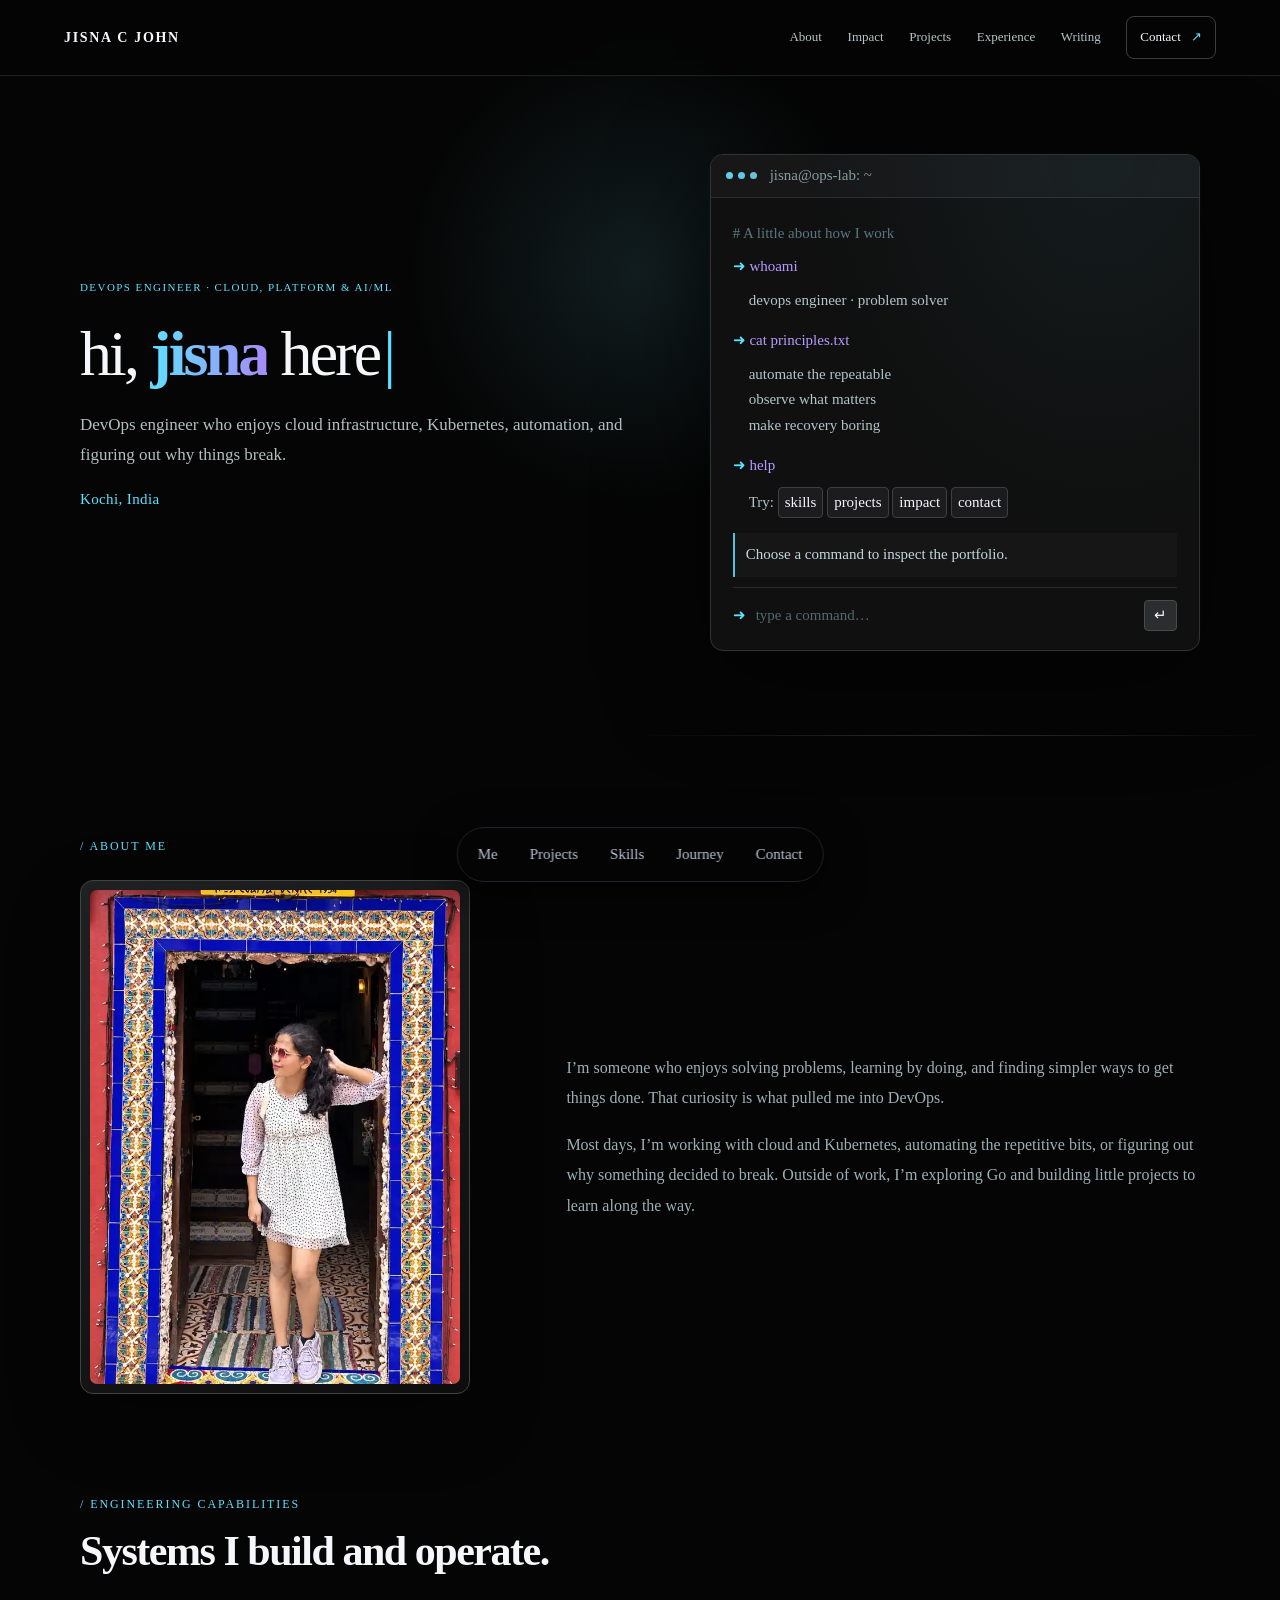
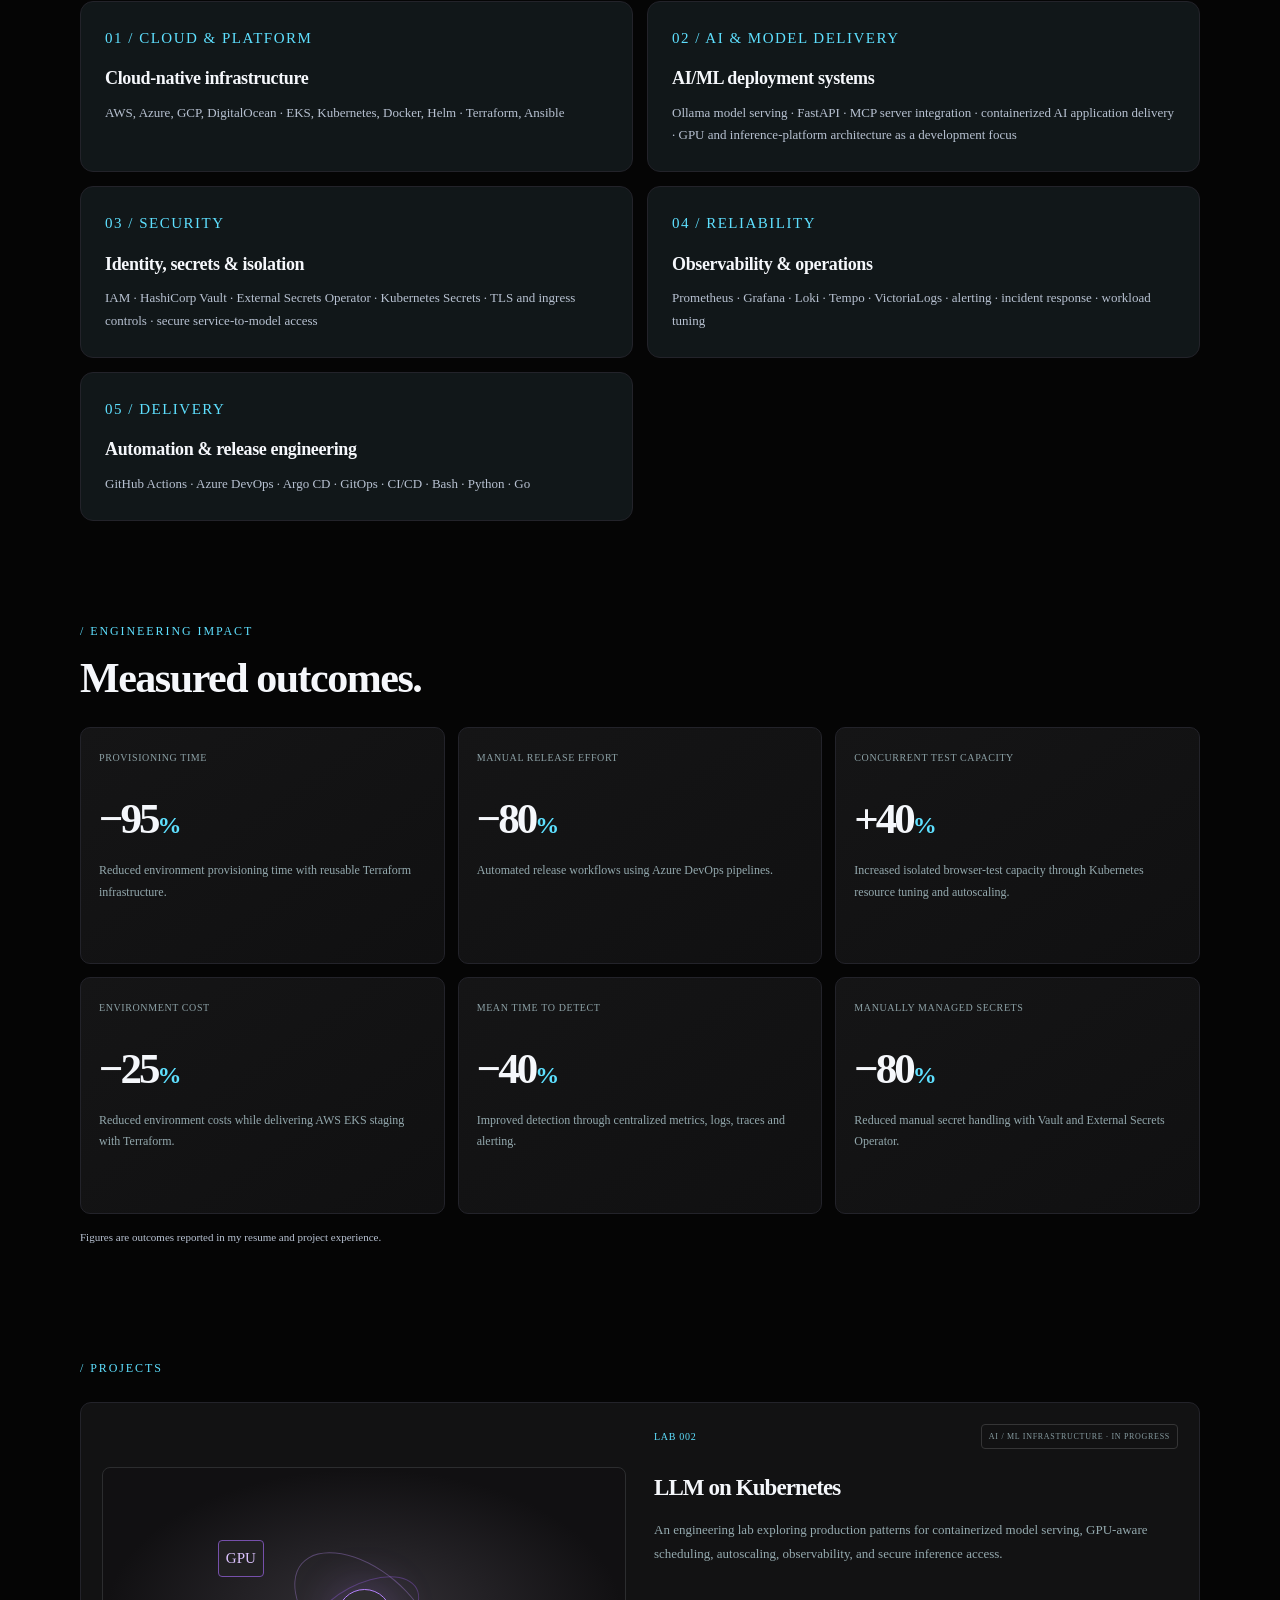
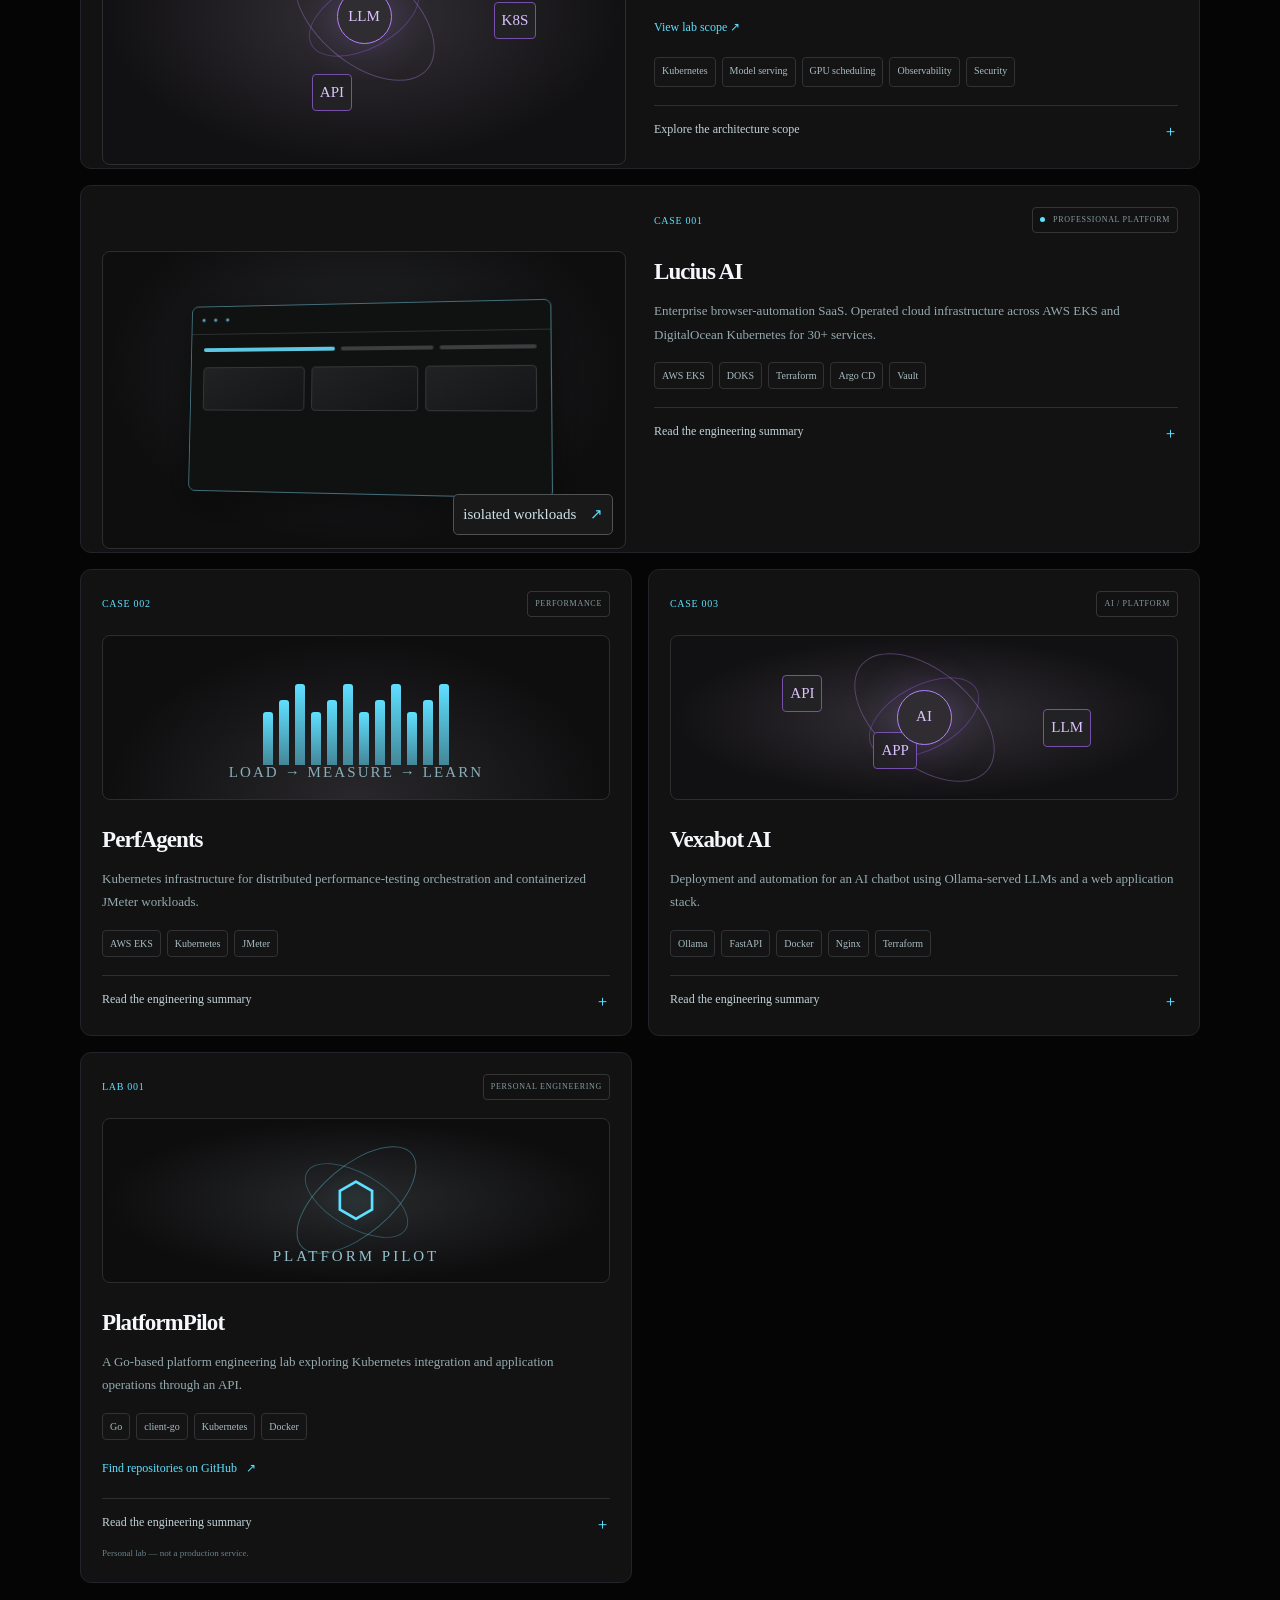
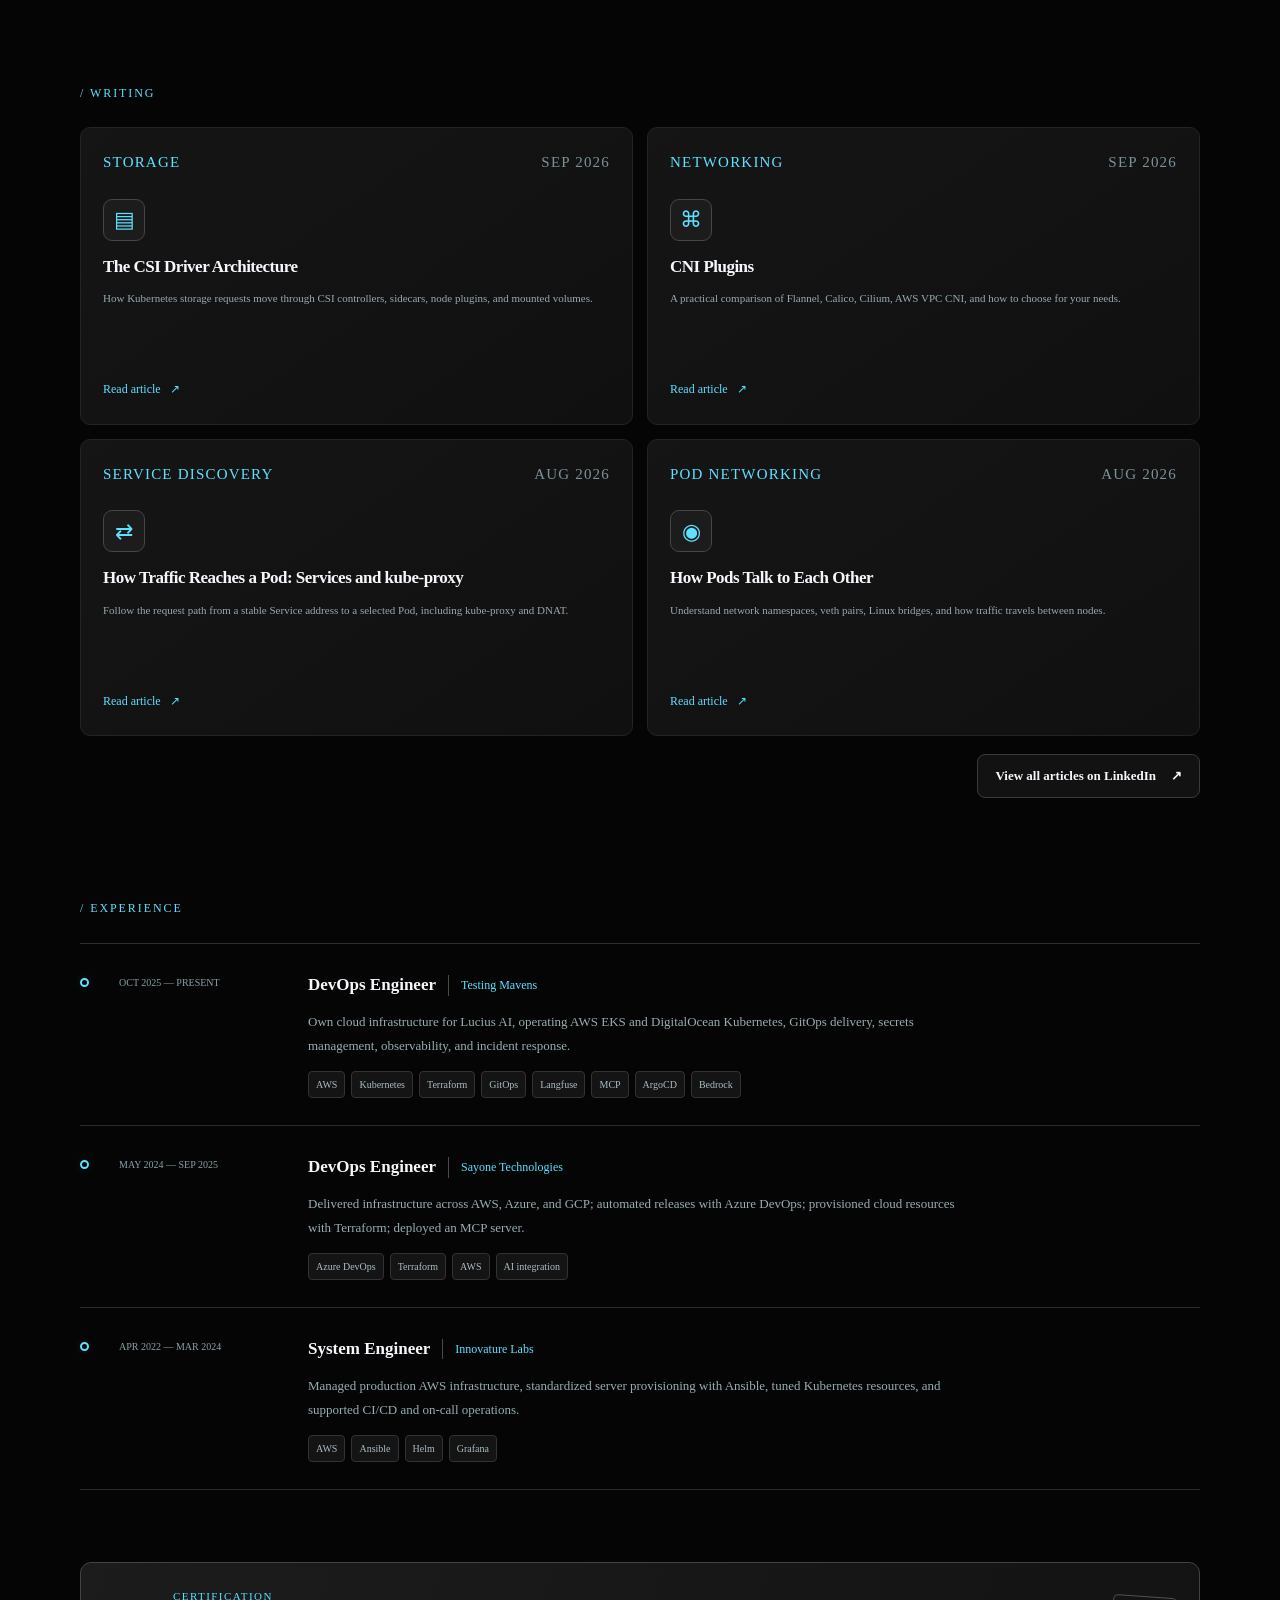
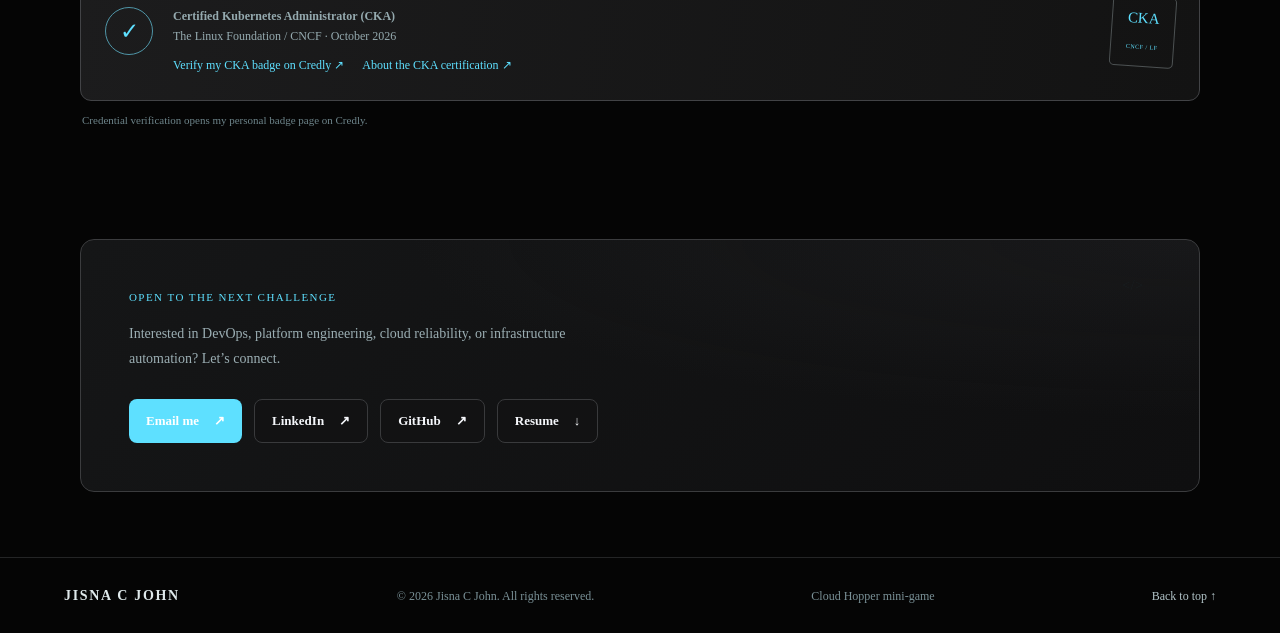
<file: index.html>
<!doctype html>
<html lang="en">
<head>
<meta charset="utf-8">
<meta name="viewport" content="width=device-width,initial-scale=1">
<meta name="theme-color" content="#101820">
<meta name="description" content="Jisna C John is a CKA-certified DevOps Engineer with 4.5+ years building secure cloud platforms, Kubernetes infrastructure, and AI/ML deployment systems.">
<meta property="og:type" content="website">
<meta property="og:title" content="Jisna C John | Cloud, Platform & AI/ML Infrastructure">
<meta property="og:description" content="CKA-certified DevOps Engineer building secure cloud platforms, Kubernetes infrastructure, and AI/ML deployment systems.">
<meta property="og:url" content="https://johnjisna.github.io/">
<meta property="og:image" content="https://johnjisna.github.io/assets/jisna-profile.webp">
<meta name="twitter:card" content="summary_large_image">
<link rel="canonical" href="https://johnjisna.github.io/">
<meta name="description" content="Jisna C John — DevOps Engineer building reliable cloud infrastructure, Kubernetes platforms, GitOps delivery, and observability.">
<title>Jisna C John | Cloud, Platform &amp; AI/ML Infrastructure</title>
<link rel="icon" href="assets/favicon.svg" type="image/svg+xml">
<link rel="preconnect" href="https://fonts.googleapis.com">
<link rel="preconnect" href="https://fonts.gstatic.com" crossorigin>
<link href="https://fonts.googleapis.com/css2?family=DM+Mono:wght@400;500&family=Manrope:wght@400;500;600;700;800&display=swap" rel="stylesheet">
<link rel="stylesheet" href="styles.css">
</head>
<body>
<div class="noise"></div>
<header class="topbar">
  <a class="brand" href="#home" aria-label="Jisna C John home"><span>JISNA C JOHN</span></a>
  <button class="menu-toggle" id="menuToggle" aria-label="Toggle navigation" aria-expanded="false">☰</button>
  <nav id="nav">
    <a href="#about">About</a><a href="#impact">Impact</a><a href="#projects">Projects</a><a href="#journey">Experience</a><a href="#writing">Writing</a><a href="#contact" class="nav-cta">Contact <span>↗</span></a>
  </nav>
</header>
<main>
<section class="hero section-wrap" id="home">
  <div class="hero-copy">
    <div class="eyebrow">DEVOPS ENGINEER · CLOUD, PLATFORM & AI/ML</div>
    <h1 class="hero-title-simple typing-intro" style="font-size: 64px !important; line-height: 1.2 !important; font-weight: 800;">
    hi, <strong>jisna</strong> here<span class="typing-cursor">|</span>
   </h1> 
    <p class="hero-sub">DevOps engineer who enjoys cloud infrastructure, Kubernetes, automation, and figuring out why things break.</p><p class="hero-location">Kochi, India </p>
  </div>
  <div class="terminal-card" aria-label="Interactive portfolio terminal">
    <div class="terminal-head"><div class="window-dots"><i></i><i></i><i></i></div><span>jisna@ops-lab: ~</span></div>
    <div class="terminal-body">
      <p class="term-comment"># A little about how I work</p>
      <p><span class="term-green">➜</span> <span class="term-blue">whoami</span></p>
      <p class="term-output">devops engineer · problem solver</p>
      <p><span class="term-green">➜</span> <span class="term-blue">cat principles.txt</span></p>
      <p class="term-output">automate the repeatable<br>observe what matters<br>make recovery boring</p>
      <p><span class="term-green">➜</span> <span class="term-blue">help</span></p>
      <p class="term-output">Try: <button class="term-command" data-command="skills">skills</button> <button class="term-command" data-command="projects">projects</button> <button class="term-command" data-command="impact">impact</button> <button class="term-command" data-command="contact">contact</button></p>
      <div id="terminalResult" class="terminal-result" aria-live="polite">Choose a command to inspect the portfolio.</div>
      <form id="terminalForm" class="term-input-row"><label for="terminalInput"><span class="term-green">➜</span></label><input id="terminalInput" autocomplete="off" spellcheck="false" placeholder="type a command…" aria-label="Terminal command"><button aria-label="Run command">↵</button></form>
    </div>
  </div>
  <div class="hero-gridline"></div>
</section>


<section class="section-wrap section-block about-section" id="about">
  <div class="section-heading"><div><div class="eyebrow">/ ABOUT ME</div></div></div>
  <div class="about-layout">
    <div class="about-photo-wrap"><img class="about-photo" src="assets/jisna-profile.webp" alt="Jisna C John standing in a doorway" loading="lazy"></div>
    <div class="about-copy"><p>I’m someone who enjoys solving problems, learning by doing, and finding simpler ways to get things done. That curiosity is what pulled me into DevOps.</p><p>Most days, I’m working with cloud and Kubernetes, automating the repetitive bits, or figuring out why something decided to break. Outside of work, I’m exploring Go and building little projects to learn along the way.</p></div>
  </div>
</section>



<section class="section-wrap section-block" id="skills">
  <div class="section-heading"><div><div class="eyebrow section-label">/ ENGINEERING CAPABILITIES</div><h2>Systems I build and operate.</h2></div></div>
  <div class="capability-grid">
    <article class="capability-card"><span class="capability-kicker">01 / CLOUD & PLATFORM</span><h3>Cloud-native infrastructure</h3><p>AWS, Azure, GCP, DigitalOcean · EKS, Kubernetes, Docker, Helm · Terraform, Ansible</p></article>
    <article class="capability-card"><span class="capability-kicker">02 / AI & MODEL DELIVERY</span><h3>AI/ML deployment systems</h3><p>Ollama model serving · FastAPI · MCP server integration · containerized AI application delivery · GPU and inference-platform architecture as a development focus</p></article>
    <article class="capability-card"><span class="capability-kicker">03 / SECURITY</span><h3>Identity, secrets & isolation</h3><p>IAM · HashiCorp Vault · External Secrets Operator · Kubernetes Secrets · TLS and ingress controls · secure service-to-model access</p></article>
    <article class="capability-card"><span class="capability-kicker">04 / RELIABILITY</span><h3>Observability & operations</h3><p>Prometheus · Grafana · Loki · Tempo · VictoriaLogs · alerting · incident response · workload tuning</p></article>
    <article class="capability-card"><span class="capability-kicker">05 / DELIVERY</span><h3>Automation & release engineering</h3><p>GitHub Actions · Azure DevOps · Argo CD · GitOps · CI/CD · Bash · Python · Go</p></article>
  </div>
</section>


<section class="section-wrap section-block" id="impact">
  <div class="section-heading"><div><div class="eyebrow">/ ENGINEERING IMPACT</div><h2>Measured outcomes.</h2></div></div>
  <div class="metrics-grid">
    <article class="metric-card"><span class="metric-label">PROVISIONING TIME</span><strong>−95<span>%</span></strong><p>Reduced environment provisioning time with reusable Terraform infrastructure.</p></article>
    <article class="metric-card"><span class="metric-label">MANUAL RELEASE EFFORT</span><strong>−80<span>%</span></strong><p>Automated release workflows using Azure DevOps pipelines.</p></article>
    <article class="metric-card"><span class="metric-label">CONCURRENT TEST CAPACITY</span><strong>+40<span>%</span></strong><p>Increased isolated browser-test capacity through Kubernetes resource tuning and autoscaling.</p></article>
    <article class="metric-card"><span class="metric-label">ENVIRONMENT COST</span><strong>−25<span>%</span></strong><p>Reduced environment costs while delivering AWS EKS staging with Terraform.</p></article>
    <article class="metric-card"><span class="metric-label">MEAN TIME TO DETECT</span><strong>−40<span>%</span></strong><p>Improved detection through centralized metrics, logs, traces and alerting.</p></article>
    <article class="metric-card"><span class="metric-label">MANUALLY MANAGED SECRETS</span><strong>−80<span>%</span></strong><p>Reduced manual secret handling with Vault and External Secrets Operator.</p></article>
  </div>
  <p class="capability-note">Figures are outcomes reported in my resume and project experience.</p>
</section>

<section class="section-wrap section-block" id="projects">
  <div class="section-heading"><div><div class="eyebrow">/ PROJECTS</div></div></div>
  <div class="projects-grid">
    <article class="project-card project-featured"><div class="project-topline"><span class="project-index">LAB 002</span><span class="project-type">AI / ML INFRASTRUCTURE · IN PROGRESS</span></div><div class="project-art ai-art"><div class="ai-orbit orbit-one"></div><div class="ai-orbit orbit-two"></div><div class="ai-core">LLM</div><span class="ai-node node-a">GPU</span><span class="ai-node node-b">K8S</span><span class="ai-node node-c">API</span></div><h3>LLM on Kubernetes</h3><p class="project-summary">An engineering lab exploring production patterns for containerized model serving, GPU-aware scheduling, autoscaling, observability, and secure inference access.</p><p><a class="text-link" href="projects/llm-on-kubernetes/README.md">View lab scope ↗</a></p><div class="tag-row"><span>Kubernetes</span><span>Model serving</span><span>GPU scheduling</span><span>Observability</span><span>Security</span></div><details><summary>Explore the architecture scope <span>＋</span></summary><div class="details-content"><p><b>Focus:</b> Model-serving workloads, inference API boundaries, resource and GPU scheduling, scaling behavior, telemetry for latency and throughput, and cost visibility.</p><p><b>Security:</b> Workload identity, least-privilege access, secret handling, network isolation, image provenance, and controlled model/API exposure.</p><p><b>Status:</b> Personal engineering lab in progress. This is an architecture and implementation focus, not a claimed production deployment.</p></div></details></article>
    <article class="project-card project-featured"><div class="project-topline"><span class="project-index">CASE 001</span><span class="project-status"><i></i> PROFESSIONAL PLATFORM</span></div><div class="project-art browser-art"><div class="browser-window"><div class="browser-dots">● ● ●</div><div class="browser-lines"><i></i><i></i><i></i></div><div class="browser-panels"><b></b><b></b><b></b></div></div><div class="floating-label">isolated workloads <span>↗</span></div></div><h3>Lucius AI</h3><p class="project-summary">Enterprise browser-automation SaaS. Operated cloud infrastructure across AWS EKS and DigitalOcean Kubernetes for 30+ services.</p><div class="tag-row"><span>AWS EKS</span><span>DOKS</span><span>Terraform</span><span>Argo CD</span><span>Vault</span></div><details><summary>Read the engineering summary <span>＋</span></summary><div class="details-content"><p><b>Challenge:</b> Isolated browser workloads can create unpredictable resource demand and infrastructure cost.</p><p><b>Approach:</b> Operated Kubernetes clusters on AWS EKS and DigitalOcean Kubernetes; partnered with developers on resource requests and limits, autoscaling, environment parity, GitOps delivery with Argo CD, and centralized observability using Prometheus, Grafana, and Loki. Vault and External Secrets Operator supported secrets management.</p><p><b>Outcome:</b> CV-reported 40% higher concurrent test capacity, 25% lower environment cost, and 40% lower mean time to detect issues.</p></div></details></article>
    <article class="project-card"><div class="project-topline"><span class="project-index">CASE 002</span><span class="project-type">PERFORMANCE</span></div><div class="project-art perf-art"><div class="load-bars"><i></i><i></i><i></i><i></i><i></i><i></i><i></i><i></i><i></i><i></i><i></i><i></i></div><div class="perf-caption">LOAD → MEASURE → LEARN</div></div><h3>PerfAgents</h3><p class="project-summary">Kubernetes infrastructure for distributed performance-testing orchestration and containerized JMeter workloads.</p><div class="tag-row"><span>AWS EKS</span><span>Kubernetes</span><span>JMeter</span></div><details><summary>Read the engineering summary <span>＋</span></summary><div class="details-content"><p><b>Challenge:</b> Performance tests need repeatable, isolated workloads and reliable orchestration when load-test runs are launched from a shared control plane.</p><p><b>Approach:</b> Supported AWS EKS infrastructure for containerized JMeter workloads, focusing on Kubernetes workload operation, deployment reliability, and troubleshooting during test execution.</p><p><b>Engineering focus:</b> Cluster and workload health, resource behavior under load, and repeatable execution. This summary intentionally avoids claiming specific throughput gains that are not documented here.</p></div></details></article>
    <article class="project-card"><div class="project-topline"><span class="project-index">CASE 003</span><span class="project-type">AI / PLATFORM</span></div><div class="project-art ai-art"><div class="ai-orbit orbit-one"></div><div class="ai-orbit orbit-two"></div><div class="ai-core">AI</div><span class="ai-node node-a">API</span><span class="ai-node node-b">LLM</span><span class="ai-node node-c">APP</span></div><h3>Vexabot AI</h3><p class="project-summary">Deployment and automation for an AI chatbot using Ollama-served LLMs and a web application stack.</p><div class="tag-row"><span>Ollama</span><span>FastAPI</span><span>Docker</span><span>Nginx</span><span>Terraform</span></div><details><summary>Read the engineering summary <span>＋</span></summary><div class="details-content"><p><b>Challenge:</b> Run an AI chatbot stack that connects a web application and backend services to locally served language models.</p><p><b>Approach:</b> Used Ollama for model serving, a Django/FastAPI backend and React frontend, with Docker for packaging, Nginx for web traffic routing, AWS EC2/S3 for infrastructure and storage, Jenkins for CI/CD, and Terraform for repeatable provisioning.</p><p><b>Engineering focus:</b> Service integration, deployment automation, reverse-proxy configuration, and infrastructure reproducibility. This is a high-level summary; internal endpoints and credentials are intentionally excluded.</p></div></details></article>
    <article class="project-card personal-project"><div class="project-topline"><span class="project-index">LAB 001</span><span class="project-type">PERSONAL ENGINEERING</span></div><div class="project-art platform-art"><div class="platform-cube">⬡</div><div class="platform-ring ring-a"></div><div class="platform-ring ring-b"></div><span class="platform-label">PLATFORM PILOT</span></div><h3>PlatformPilot</h3><p class="project-summary">A Go-based platform engineering lab exploring Kubernetes integration and application operations through an API.</p><div class="tag-row"><span>Go</span><span>client-go</span><span>Kubernetes</span><span>Docker</span></div><a class="text-link" href="https://github.com/johnjisna" target="_blank" rel="noreferrer">Find repositories on GitHub <span>↗</span></a><details><summary>Read the engineering summary <span>＋</span></summary><div class="details-content"><p><b>Goal:</b> Explore how a Go service can interact with a Kubernetes cluster and expose application operations through a small API.</p><p><b>Implementation:</b> Built an HTTP API in Go and integrated Kubernetes using client-go. Tested locally with Docker and a Kind cluster, created a dedicated namespace, and deployed workloads for API-based inspection.</p><p><b>What it demonstrates:</b> Go service structure, Kubernetes API integration, containerized development, and a foundation for platform-engineering features such as workload status and operational visibility.</p><p><b>Project status:</b> Personal engineering lab; features and scope may evolve. Browse the <a href="https://github.com/johnjisna" target="_blank" rel="noreferrer">GitHub profile ↗</a> for the repository when public.</p></div></details><p class="small-note">Personal lab — not a production service.</p></article>
  </div>
</section>



<section class="section-wrap section-block" id="writing">
  <div class="section-heading"><div><div class="eyebrow">/ WRITING</div></div></div>
  <div class="articles-grid">
    <article class="article-card"><div class="article-meta"><span>STORAGE</span><span>SEP 2026</span></div><div class="article-icon">▤</div><h3>The CSI Driver Architecture</h3><p>How Kubernetes storage requests move through CSI controllers, sidecars, node plugins, and mounted volumes.</p><a href="https://www.linkedin.com/pulse/csi-driver-architecture-jisna-john-pbgwf" target="_blank" rel="noreferrer" class="text-link">Read article <span>↗</span></a></article>
    <article class="article-card"><div class="article-meta"><span>NETWORKING</span><span>SEP 2026</span></div><div class="article-icon">⌘</div><h3>CNI Plugins</h3><p>A practical comparison of Flannel, Calico, Cilium, AWS VPC CNI, and how to choose for your needs.</p><a href="https://www.linkedin.com/pulse/cni-plugins-jisna-john-75xof" target="_blank" rel="noreferrer" class="text-link">Read article <span>↗</span></a></article>
    <article class="article-card"><div class="article-meta"><span>SERVICE DISCOVERY</span><span>AUG 2026</span></div><div class="article-icon">⇄</div><h3>How Traffic Reaches a Pod: Services and kube-proxy</h3><p>Follow the request path from a stable Service address to a selected Pod, including kube-proxy and DNAT.</p><a href="https://www.linkedin.com/pulse/how-traffic-reaches-pod-services-kube-proxy-jisna-john-ocryc" target="_blank" rel="noreferrer" class="text-link">Read article <span>↗</span></a></article>
    <article class="article-card"><div class="article-meta"><span>POD NETWORKING</span><span>AUG 2026</span></div><div class="article-icon">◉</div><h3>How Pods Talk to Each Other</h3><p>Understand network namespaces, veth pairs, Linux bridges, and how traffic travels between nodes.</p><a href="https://www.linkedin.com/pulse/how-pods-talk-each-other-jisna-john-5vrwc" target="_blank" rel="noreferrer" class="text-link">Read article <span>↗</span></a></article>
  </div>
  <div class="writing-footer"><a class="button button-quiet" href="https://www.linkedin.com/in/johnjisna/recent-activity/articles/" target="_blank" rel="noreferrer">View all articles on LinkedIn <span>↗</span></a></div>
</section>

<section class="section-wrap section-block" id="journey">
  <div class="section-heading"><div><div class="eyebrow">/ EXPERIENCE</div></div></div>
  <div class="timeline">
    <article class="timeline-item"><div class="timeline-marker"></div><div class="timeline-date">OCT 2025 — PRESENT</div><div class="timeline-content"><div class="timeline-title"><h3>DevOps Engineer</h3><span>Testing Mavens</span></div><p>Own cloud infrastructure for Lucius AI, operating AWS EKS and DigitalOcean Kubernetes, GitOps delivery, secrets management, observability, and incident response.</p><div class="tag-row"><span>AWS</span><span>Kubernetes</span><span>Terraform</span><span>GitOps</span><span>Langfuse</span><span>MCP</span><span>ArgoCD</span><span>Bedrock</span></div></div></article>
    <article class="timeline-item"><div class="timeline-marker"></div><div class="timeline-date">MAY 2024 — SEP 2025</div><div class="timeline-content"><div class="timeline-title"><h3>DevOps Engineer</h3><span>Sayone Technologies</span></div><p>Delivered infrastructure across AWS, Azure, and GCP; automated releases with Azure DevOps; provisioned cloud resources with Terraform; deployed an MCP server.</p><div class="tag-row"><span>Azure DevOps</span><span>Terraform</span><span>AWS</span><span>AI integration</span></div></div></article>
    <article class="timeline-item"><div class="timeline-marker"></div><div class="timeline-date">APR 2022 — MAR 2024</div><div class="timeline-content"><div class="timeline-title"><h3>System Engineer</h3><span>Innovature Labs</span></div><p>Managed production AWS infrastructure, standardized server provisioning with Ansible, tuned Kubernetes resources, and supported CI/CD and on-call operations.</p><div class="tag-row"><span>AWS</span><span>Ansible</span><span>Helm</span><span>Grafana</span></div></div></article>
  </div>
</section>

<section class="section-wrap section-block cert-section">
  <div class="cert-card"><div class="cert-emblem">✓</div><div class="cert-copy"><div class="eyebrow">CERTIFICATION</div><p class="cert-name">Certified Kubernetes Administrator (CKA)</p><p>The Linux Foundation / CNCF · October 2026</p><div class="cert-links"><a class="text-link" href="https://www.credly.com/badges/b559d309-124e-484e-92fa-0e07e1bda2ac" target="_blank" rel="noreferrer">Verify my CKA badge on Credly ↗</a><a class="text-link" href="https://www.cncf.io/training/certification/cka/" target="_blank" rel="noreferrer">About the CKA certification ↗</a></div></div><div class="cert-stamp">CKA<br><span>CNCF / LF</span></div></div>
  <p class="cert-note">Credential verification opens my personal badge page on Credly.</p>
</section>


<section class="section-wrap contact-section" id="contact">
  <div class="contact-panel"><div class="eyebrow">OPEN TO THE NEXT CHALLENGE</div><p>Interested in DevOps, platform engineering, cloud reliability, or infrastructure automation? Let’s connect.</p><div class="contact-actions"><a class="button button-primary" href="mailto:johnjisna66@gmail.com">Email me <span>↗</span></a><a class="button button-quiet" href="https://www.linkedin.com/in/johnjisna/" target="_blank" rel="noreferrer">LinkedIn <span>↗</span></a><a class="button button-quiet" href="https://github.com/johnjisna" target="_blank" rel="noreferrer">GitHub <span>↗</span></a><a class="button button-quiet" href="resume.pdf" target="_blank" rel="noreferrer">Resume <span>↓</span></a></div></div>
</section>
</main>
<footer class="footer"><a class="brand" href="#home"><span>JISNA C JOHN</span></a><span>© 2026 Jisna C John. All rights reserved.</span><a href="game.html">Cloud Hopper mini-game</a><a href="#home">Back to top ↑</a></footer>
<nav class="dock" aria-label="Quick navigation"><a href="#home">Me</a><a href="#projects">Projects</a><a href="#skills">Skills</a><a href="#journey">Journey</a><a href="#contact">Contact</a></nav>
<script src="script.js"></script>
</body>
</html>
</file>
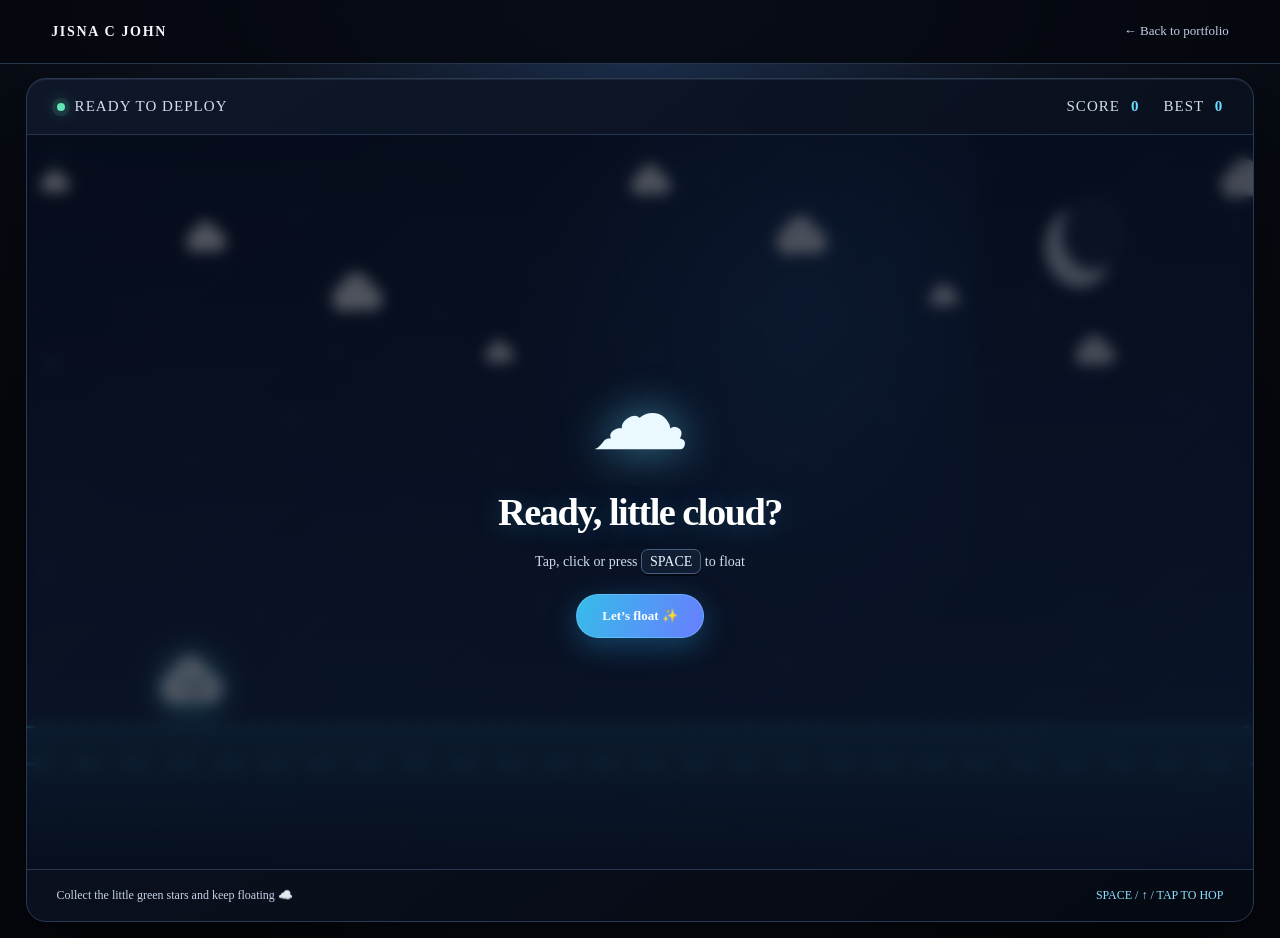
<file: game.html>
<!doctype html>
<html lang="en">
<head>
<meta charset="utf-8">
<meta name="viewport" content="width=device-width,initial-scale=1">
<meta name="theme-color" content="#070d1b">
<meta name="description" content="Cloud Hopper — a tiny cloud-native arcade game by Jisna C John.">
<title>Cloud Hopper | Jisna C John</title>
<link rel="icon" href="assets/favicon.svg" type="image/svg+xml">
<link rel="preconnect" href="https://fonts.googleapis.com">
<link rel="preconnect" href="https://fonts.gstatic.com" crossorigin>
<link href="https://fonts.googleapis.com/css2?family=DM+Mono:wght@400;500&family=Manrope:wght@400;500;600;700;800&display=swap" rel="stylesheet">
<link rel="stylesheet" href="styles.css">
<link rel="stylesheet" href="cloud-hopper.css">
</head>
<body class="hopper-page">
<header class="hopper-nav"><a class="brand" href="index.html"><span>JISNA C JOHN</span></a><a href="index.html" class="hopper-back">← Back to portfolio</a></header>
<main class="hopper-main">
  <section class="hopper-card" aria-label="Cloud Hopper game">
    <div class="hopper-toolbar"><div><span class="hopper-dot"></span><span id="hopperStatus">READY TO DEPLOY</span></div><div class="hopper-scores"><span>SCORE <b id="hopperScore">0</b></span><span>BEST <b id="hopperBest">0</b></span></div></div>
    <div class="hopper-stage" id="hopperStage" tabindex="0" role="button" aria-label="Cloud Hopper game. Press Space, Arrow Up, click or tap to hop.">
      <canvas id="hopperCanvas" width="900" height="360"></canvas>
      <div class="hopper-overlay" id="hopperOverlay"><div class="overlay-cloud">☁</div><h2>Ready, little cloud?</h2><p>Tap, click or press <kbd>SPACE</kbd> to float</p><button id="hopperStart" class="button button-primary" type="button">Let’s float ✨</button></div>
    </div>
    <div class="hopper-foot"><p id="hopperHint">Collect the little green stars and keep floating ☁️</p><span>SPACE / ↑ / TAP TO HOP</span></div>
  </section>
</main>
<script src="cloud-hopper.js"></script>
</body></html>
</file>
<file: styles.css>
500&family=Manrope:wght@400;500;600;700;800&display=swap"[bad string]


:root{--bg:#101619;--panel:#171f22;--panel2:#1b2629;--line:#2b3a3d;--text:#edf3f2;--muted:#a0b0b0;--green:#83c8ba;--green2:#70b7ac;--blue:#9abacb;--mono:"DM Mono",monospace;--sans:"Manrope",system-ui,sans-serif}
*{box-sizing:border-box}html{scroll-behavior:smooth;scroll-padding-top:85px}body{margin:0;background:var(--bg);color:var(--text);font-family:var(--sans);line-height:1.6;overflow-x:hidden}a{color:inherit;text-decoration:none}button,input{font:inherit}
.topbar{height:76px;display:flex;align-items:center;justify-content:space-between;padding:0 max(5vw,24px);border-bottom:1px solid #202021;position:sticky;top:0;background:rgba(11,15,14,.88);backdrop-filter:blur(16px);z-index:20}.brand{display:flex;align-items:center;gap:10px;font-size:13px;font-weight:800;letter-spacing:.12em}.brand-mark{display:grid;place-items:center;width:31px;height:31px;border:1px solid #327383;color:var(--green);border-radius:8px;font-family:var(--mono);font-size:11px}.muted{color:#709098}.topbar nav{display:flex;gap:30px;align-items:center;font-size:12px;color:#b5c5c9}.topbar nav a:hover,.footer a:hover{color:var(--green)}.nav-cta{border:1px solid #3d3e40;border-radius:8px;padding:9px 13px;color:var(--text)!important}.nav-cta span{color:var(--green);padding-left:7px}.menu-toggle{display:none;background:none;border:0;color:var(--text);font-size:22px}
.section-wrap{width:min(1120px,90vw);margin:0 auto}.hero{min-height:660px;display:grid;grid-template-columns:1.08fr .92fr;align-items:center;gap:54px;padding-top:75px;padding-bottom:82px;position:relative}.hero-gridline{position:absolute;right:-6vw;bottom:0;width:58%;height:1px;background:linear-gradient(90deg,transparent,#2e2f31,transparent)}.eyebrow{font:10px var(--mono);letter-spacing:.13em;color:var(--green);display:flex;align-items:center;gap:9px}.pulse{width:7px;height:7px;background:var(--green);border-radius:50%;box-shadow:0 0 12px #5fdfff77;display:inline-block}.hero h1{font-size:clamp(44px,5.6vw,72px);letter-spacing:-.065em;line-height:1.06;margin:25px 0 20px;font-weight:800}.gradient-text{background:linear-gradient(100deg,#daf4fb 0%,#5fdfff 55%,#6bcee7 100%);-webkit-background-clip:text;background-clip:text;color:transparent}.hero-sub{max-width:530px;color:#a5b7bc;font-size:15px;line-height:1.9}.hero-actions,.contact-actions{display:flex;flex-wrap:wrap;gap:12px;margin-top:28px}.button{min-height:44px;display:inline-flex;align-items:center;justify-content:center;gap:15px;border-radius:8px;padding:0 17px;font-size:12px;font-weight:700;transition:transform .2s,border-color .2s}.button:hover{transform:translateY(-2px)}.button-primary{background:var(--green);color:#f5f7fb}.button-primary:hover{background:#86e7ff}.button-quiet{border:1px solid #393a3c;background:#121213;color:#dee8eb}.button-quiet:hover{border-color:#688a92}.hero-facts{display:flex;gap:28px;margin-top:43px;padding-top:24px;border-top:1px solid #2a2a2b}.hero-facts div{display:flex;flex-direction:column;gap:3px}.hero-facts strong{font-size:21px;letter-spacing:-.04em}.hero-facts span{font-size:10px;color:#899ea3;max-width:120px}
.terminal-card{border:1px solid #323234;border-radius:13px;overflow:hidden;background:#101010;box-shadow:0 24px 100px #00000088,0 0 0 1px #5fdfff05;position:relative}.terminal-card:before{content:"";position:absolute;inset:-1px;pointer-events:none;background:radial-gradient(ellipse at 80% 0%,#5fdfff0e,transparent 55%)}.terminal-head{height:43px;display:flex;align-items:center;gap:13px;padding:0 15px;background:#171718;border-bottom:1px solid #2d2d2e;color:#889da2;font:10px var(--mono)}.window-dots{display:flex;gap:5px}.window-dots i{width:7px;height:7px;border-radius:50%;background:#4e5051}.window-dots i:first-child{background:#62cfea}.window-dots i:nth-child(2){background:#5ec9e4}.window-dots i:nth-child(3){background:#6ebfd3}.terminal-live{margin-left:auto;font-size:9px}.terminal-live b{display:inline-block;width:5px;height:5px;background:var(--green);border-radius:50%;margin-right:5px}.terminal-body{padding:23px 22px 19px;font:11px/1.8 var(--mono);min-height:350px}.terminal-body p{margin:0 0 8px}.term-comment{color:#5a757c}.term-green{color:var(--green)}.term-blue{color:var(--blue)}.term-output{color:#b2c5ca;padding-left:16px;margin-bottom:15px!important}.term-command{border:1px solid #3e3f41;border-radius:4px;background:#1c1c1e;color:var(--green);font:10px var(--mono);padding:2px 6px;cursor:pointer}.term-command:hover{background:#2f2f31}.terminal-result{margin:10px 0;padding:9px 11px;border-left:2px solid #56c1dc;background:#161617;color:#c3d8dd;min-height:42px;white-space:pre-line}.term-input-row{display:flex;gap:8px;align-items:center;border-top:1px solid #2a2b2c;padding-top:12px}.term-input-row input{flex:1;min-width:0;background:transparent;border:0;outline:0;color:#e7f3f6;font:11px var(--mono)}.term-input-row input::placeholder{color:#53686d}.term-input-row button{background:#2c2d2f;color:var(--green);border:1px solid #494a4e;border-radius:4px;padding:2px 9px;cursor:pointer}
.section-block{padding-top:100px}.section-heading{display:flex;justify-content:space-between;align-items:end;gap:30px;margin-bottom:30px}.section-heading h2{font-size:clamp(28px,3.3vw,42px);letter-spacing:-.055em;line-height:1.2;margin:12px 0 0}.accent{color:var(--green)}.section-heading>p{display:none}.tag-row{display:flex;flex-wrap:wrap;gap:6px}.tag-row span{font:9px var(--mono);padding:4px 7px;border:1px solid #323234;border-radius:4px;color:#a9bdc2;background:#141415}.status-chip{font:9px var(--mono);color:#96acb2;border:1px solid #3a3a3c;border-radius:20px;padding:5px 9px}.status-chip i,.project-status i{display:inline-block;width:5px;height:5px;border-radius:50%;background:var(--green);margin-right:5px}.architecture-flow{display:flex;align-items:center;justify-content:space-between;gap:10px;margin:27px 0 18px}.arch-symbol{color:var(--green);font-size:23px;margin-bottom:8px}.architecture-foot{border-top:1px solid #2c2c2e;padding-top:14px;color:#92a9af;font-size:10px}.architecture-foot span{color:var(--green);margin-right:8px}
.metrics-grid{display:grid;grid-template-columns:repeat(4,1fr);gap:13px}.metric-card{padding:21px 18px;border:1px solid var(--line);border-radius:10px;background:linear-gradient(145deg,#151516,#101011)}.metric-label{display:block;font:9px var(--mono);letter-spacing:.06em;color:#8ca1a6;min-height:29px}.metric-card strong{display:block;font-size:43px;letter-spacing:-.07em;line-height:1.25;margin:14px 0}.metric-card strong span{font-size:24px;color:var(--green)}.metric-card p{font-size:10px;color:#94a9ae;line-height:1.8;min-height:70px}.metric-bar{height:3px;background:#2d2d2e;border-radius:5px;overflow:hidden;margin-top:18px}.metric-bar i{height:100%;display:block;background:linear-gradient(90deg,#4eaec6,#80e6ff);border-radius:5px}
.projects-grid{display:grid;grid-template-columns:repeat(2,1fr);gap:16px}.project-card{padding:21px;border:1px solid var(--line);border-radius:11px;background:#121213;transition:border-color .2s,transform .2s;min-width:0}.project-featured{grid-column:span 2;display:grid;grid-template-columns:1fr 1fr;column-gap:28px}.project-featured .project-topline,.project-featured h3,.project-featured .project-summary,.project-featured .tag-row,.project-featured details{grid-column:2}.project-featured .project-art{grid-column:1;grid-row:2 / span 5}.project-topline{display:flex;justify-content:space-between;align-items:center;font:9px var(--mono);color:#879ca1;letter-spacing:.07em}.project-index{color:var(--green)}.project-status,.project-type{font-size:8px;border:1px solid #353536;padding:5px 7px;border-radius:4px}.project-card h3{font-size:21px;letter-spacing:-.04em;margin:19px 0 8px}.project-summary{font-size:11px;line-height:1.9;color:#95aaaf;margin:0 0 16px}.project-art{height:165px;margin:18px 0 20px;border:1px solid #2c2d2f;border-radius:8px;position:relative;overflow:hidden;background:radial-gradient(ellipse at 50% 40%,#26272a,#0e0e0f 70%)}.project-featured .project-art{height:100%;min-height:280px;margin:18px 0 0}.browser-window{position:absolute;left:15%;top:17%;width:70%;height:65%;border:1px solid #416e79;border-radius:7px;background:#101111;box-shadow:0 10px 40px #00000088;transform:perspective(600px) rotateY(-8deg) rotateX(3deg)}.browser-dots{font-size:8px;letter-spacing:3px;color:#5aa0b2;border-bottom:1px solid #2e2f31;padding:7px 10px}.browser-lines{padding:14px 13px 8px;display:flex;gap:6px}.browser-lines i{display:block;height:4px;background:#3d3e40;border-radius:3px;width:30%}.browser-lines i:first-child{width:45%;background:#5ec7e2}.browser-panels{display:flex;gap:7px;padding:8px 13px}.browser-panels b{height:45px;flex:1;border:1px solid #373739;border-radius:4px;background:linear-gradient(150deg,#212224,#141516)}.floating-label{position:absolute;bottom:13px;right:12px;font:9px var(--mono);color:#cde3e8;border:1px solid #4f5354;background:#19191a;padding:7px 9px;border-radius:5px}.floating-label span{color:var(--green);margin-left:10px}.perf-art{background:radial-gradient(ellipse at 50% 100%,#29272b,#0e0e0f 70%);display:flex;align-items:center;justify-content:center;gap:7px}.load-bars{display:flex;align-items:end;gap:6px;height:95px}.load-bars i{display:block;width:10px;border-radius:3px 3px 0 0;background:linear-gradient(#5fdfff,#438798);height:var(--h,50%);animation:bars 1.8s ease-in-out infinite alternate}.load-bars i:nth-child(3n){height:85%}.load-bars i:nth-child(3n + 1){height:55%}.load-bars i:nth-child(3n + 2){height:68%}.load-bars i:nth-child(2n){animation-delay:.4s}.perf-caption{position:absolute;bottom:13px;left:0;right:0;text-align:center;font:9px var(--mono);letter-spacing:.14em;color:#87afb9}@keyframes bars{to{transform:scaleY(.72);transform-origin:bottom;opacity:.75}}.ai-art{background:radial-gradient(ellipse at 50% 50%,#343137,#111012 70%);display:grid;place-items:center}.ai-core{z-index:2;display:grid;place-items:center;width:55px;height:55px;border:1px solid #b481fc;border-radius:50%;color:#ddc4ff;font:16px var(--mono);background:#2f2d31;box-shadow:0 0 45px #b179ff45}.ai-orbit{position:absolute;width:120px;height:65px;border:1px solid #8c57d666;border-radius:50%;transform:rotate(-28deg)}.orbit-two{width:165px;height:95px;transform:rotate(40deg);border-color:#bd91fa55}.ai-node{position:absolute;font:8px var(--mono);padding:5px 7px;background:#222123;border:1px solid #7650ab;border-radius:4px;color:#dbc2fe}.node-a{top:24%;left:22%}.node-b{right:17%;top:45%}.node-c{bottom:18%;left:40%}.platform-art{display:grid;place-items:center;background:radial-gradient(ellipse at center,#28292b,#0d0d0e 70%)}.platform-cube{font-size:48px;color:var(--green);z-index:2;text-shadow:0 0 25px #5fdfff66}.platform-ring{position:absolute;border:1px solid #5093a477;width:115px;height:55px;border-radius:50%;transform:rotate(30deg)}.ring-b{transform:rotate(-40deg);width:145px;height:70px;border-color:#58bed870}.platform-label{position:absolute;bottom:12px;font:9px var(--mono);letter-spacing:.2em;color:#94c2cd}details{border-top:1px solid #2e2e2f;margin-top:18px;padding-top:13px}summary{list-style:none;cursor:pointer;color:#c2d3d8;font-size:10px;display:flex;justify-content:space-between}summary::-webkit-details-marker{display:none}summary span{color:var(--green);font-size:15px}.details-content{padding-top:9px}.details-content p{font-size:10px;line-height:1.8;color:#93a9ae}.details-content b{color:#d9e6e9}.text-link{display:inline-block;font-size:10px;color:var(--green);margin-top:18px}.text-link span{padding-left:6px}.small-note{font-size:9px;color:#6a8187;margin:8px 0 0}
.timeline{border-top:1px solid #2f2f30}.timeline-item{display:grid;grid-template-columns:20px 170px 1fr;gap:19px;padding:27px 0;border-bottom:1px solid #2b2b2c}.timeline-marker{width:9px;height:9px;border:2px solid var(--green);border-radius:50%;margin-top:7px;box-shadow:0 0 12px #5fdfff22}.timeline-date{font:9px var(--mono);color:#89a0a6;padding-top:3px}.timeline-title{display:flex;align-items:center;gap:12px;flex-wrap:wrap}.timeline-title h3{font-size:15px;margin:0}.timeline-title span{font-size:10px;color:var(--green);border-left:1px solid #4a4a4c;padding-left:12px}.timeline-content>p{font-size:11px;line-height:1.9;color:#98adb2;max-width:670px;margin:10px 0 13px}
.cert-section{padding-top:72px}.cert-card{display:flex;align-items:center;gap:20px;border:1px solid #424346;background:linear-gradient(100deg,#1c1c1d,#131313);padding:24px;border-radius:11px}.cert-emblem{width:48px;height:48px;flex-shrink:0;border:1px solid #4f95a7;border-radius:50%;display:grid;place-items:center;color:var(--green);font-size:23px}.cert-card h2{font-size:17px;margin:6px 0}.cert-card p{font-size:10px;color:#95aaaf;margin:0}.cert-stamp{margin-left:auto;text-align:center;font:20px var(--mono);color:var(--green);border:1px solid #4c5152;padding:9px 15px;border-radius:5px;transform:rotate(4deg)}.cert-stamp span{font-size:6px;letter-spacing:.08em}.cert-note{font-size:9px;color:#6e858b;margin:10px 2px}
.contact-section{padding-top:100px;padding-bottom:65px}.contact-panel{position:relative;overflow:hidden;border:1px solid #3b3c3e;border-radius:14px;padding:48px;background:radial-gradient(ellipse at 100% 0%,#37383c33,transparent 50%),linear-gradient(135deg,#151617,#0f0f10)}.contact-panel:after{content:"</>";position:absolute;right:5%;top:13%;font:clamp(70px,10vw,140px) var(--mono);color:#5fdfff09;pointer-events:none}.contact-panel h2{font-size:clamp(35px,5vw,57px);letter-spacing:-.06em;line-height:1.1;margin:20px 0 14px}.contact-panel>p{font-size:12px;color:#9baeb3;max-width:460px}.contact-meta{display:flex;gap:20px;flex-wrap:wrap;border-top:1px solid #313133;padding-top:17px;margin-top:32px;font:8px var(--mono);letter-spacing:.09em;color:#7b9298}.footer{border-top:1px solid #242526;min-height:76px;padding:18px 5vw;display:flex;align-items:center;justify-content:space-between;gap:20px;color:#7a9197;font-size:10px}.footer .brand{color:#dfe9eb}.footer>a:last-child{color:#b2c4c8}
@media(max-width:900px){.hero{gap:30px;grid-template-columns:1fr 1fr}.hero-facts{gap:15px}.section-heading{align-items:start;flex-direction:column;gap:12px}.section-heading>p{max-width:500px}.project-featured{grid-template-columns:1fr 1fr;column-gap:18px}.project-featured .project-art{min-height:320px}.timeline-item{grid-template-columns:15px 130px 1fr;gap:13px}}
@media(max-width:680px){.topbar{height:65px}.menu-toggle{display:block}.topbar nav{display:none;position:absolute;top:64px;left:0;right:0;padding:18px 5vw 22px;background:#111111;border-bottom:1px solid #2b2b2d;flex-direction:column;align-items:stretch;gap:18px}.topbar nav.open{display:flex}.nav-cta{align-self:flex-start}.hero{display:flex;flex-direction:column;align-items:stretch;padding-top:60px;padding-bottom:55px;gap:35px;min-height:0}.hero h1{font-size:clamp(43px,12vw,65px)}.hero-facts{gap:18px;justify-content:space-between}.hero-facts strong{font-size:18px}.hero-facts span{font-size:9px}.terminal-body{padding:18px 15px}.section-block{padding-top:70px}.project-featured{grid-column:auto;display:flex;flex-direction:column}.project-featured .project-art{height:190px;min-height:190px;margin:18px 0}.project-featured .project-topline,.project-featured h3,.project-featured .project-summary,.project-featured .tag-row,.project-featured details{grid-column:auto}.architecture-flow{gap:5px}.arch-symbol{font-size:19px}.status-chip{white-space:nowrap}.metric-card p{min-height:0}.timeline-item{grid-template-columns:12px 1fr;gap:12px}.timeline-date{grid-column:2}.timeline-content{grid-column:2}.timeline-marker{grid-row:1 / span 3}.cert-card{align-items:flex-start;padding:19px;gap:13px}.cert-card h2{font-size:14px}.cert-stamp{display:none}.contact-panel{padding:28px 22px}.contact-actions{gap:8px}.contact-actions .button{padding:0 12px}.contact-meta{gap:12px;flex-direction:column}.footer{flex-wrap:wrap}.footer>span{order:3;width:100%}}
@media(prefers-reduced-motion:reduce){*,*:before,*:after{scroll-behavior:auto!important;animation:none!important;transition:none!important}}

/* Added writing, education, and direct-contact sections */
.articles-grid{display:grid;grid-template-columns:repeat(2,1fr);gap:14px}
.article-card{border:1px solid var(--line);border-radius:10px;padding:22px;background:linear-gradient(145deg,#151516,#101011);transition:transform .2s,border-color .2s}

.article-meta{display:flex;justify-content:space-between;gap:10px;font:9px var(--mono);letter-spacing:.08em;color:#7a9298}
.article-meta span:first-child{color:var(--green)}
.article-icon{display:grid;place-items:center;width:42px;height:42px;margin:23px 0 14px;border:1px solid #45464a;border-radius:9px;color:var(--green);font-size:22px;background:#1c1c1d}
.article-card h3{font-size:17px;line-height:1.45;letter-spacing:-.03em;margin:0 0 9px}
.article-card p{font-size:11px;color:#95aaaf;line-height:1.85;min-height:60px;margin:0 0 13px}
.writing-footer{display:flex;justify-content:flex-end;margin-top:18px}


.education-icon{width:42px;height:42px;flex-shrink:0;display:grid;place-items:center;border:1px solid #434447;border-radius:9px;color:var(--green);font-size:20px;background:#1c1c1d}
.education-period{font:9px var(--mono);letter-spacing:.06em;color:var(--green)}


.education-status{font-size:9px;color:#80979d}
.cert-copy{flex:1}
.cert-links{display:flex;gap:18px;flex-wrap:wrap;margin-top:6px}
.cert-links .text-link{margin-top:3px}
.contact-meta a{color:#b3c6cb}
@media(max-width:680px){.article-card p{min-height:0}.cert-links{gap:12px}}

/* Motion system: restrained cloud, security and observability accents */
.hero{isolation:isolate}.hero-copy,.terminal-card{position:relative;z-index:2}.orbit{position:absolute;inset:15px;border:1px solid #6dd9f420;border-radius:50%;animation:orbit-spin 34s linear infinite}.orbit-secure{inset:38px;border-style:dashed;border-color:#5fdfff24;animation-duration:25s;animation-direction:reverse}.orbit-observe{inset:62px;border-color:#6acce524;animation-duration:18s}.cloud-icon{top:3px;left:112px}.shield-icon{right:0;top:118px;animation-delay:-1.7s}.pulse-icon{bottom:8px;left:42px;animation-delay:-3.1s}.dot-one{left:40px;top:55px}.dot-two{right:36px;top:65px;animation-delay:-.8s}.dot-three{right:70px;bottom:27px;animation-delay:-1.4s}.ops-strip{display:grid;grid-template-columns:repeat(3,1fr);gap:10px;margin-top:22px;padding-top:18px;border-top:1px solid #2c2c2e}.ops-chip{position:relative;display:flex;align-items:center;gap:10px;min-width:0;padding:12px;border:1px solid #323234;border-radius:8px;background:#101010;overflow:hidden}.ops-chip:after{content:"";position:absolute;left:-60%;bottom:0;width:60%;height:1px;background:linear-gradient(90deg,transparent,#5fdfff,transparent);animation:scan-line 4.5s ease-in-out infinite}.ops-chip:nth-child(2):after{animation-delay:-1.5s}.ops-chip:nth-child(3):after{animation-delay:-3s}.ops-glyph{display:grid;place-items:center;width:32px;height:32px;flex-shrink:0;border-radius:8px;font-size:17px;background:#1c1c1e;color:#5fdfff}.shield-glyph{color:#d6b8ff;background:#201f22}.observe-glyph{color:#7ad3ea;background:#18181a}.ops-chip b,.ops-chip small{display:block}.ops-chip b{font-size:10px;font-weight:650}.ops-chip small{font:8px var(--mono);color:#7d969c;margin-top:3px;white-space:nowrap}.ops-pulse{width:5px;height:5px;flex-shrink:0;margin-left:auto;border-radius:50%;background:#5fdfff;box-shadow:0 0 10px #5fdfff80;animation:signal-blink 2s infinite}.ops-chip:nth-child(2) .ops-pulse{background:#caa5ff;box-shadow:0 0 10px #caa5ff80;animation-delay:-.7s}.ops-chip:nth-child(3) .ops-pulse{background:#7ad3ea;box-shadow:0 0 10px #7ad3ea80;animation-delay:-1.2s}.metric-card:nth-child(2),.article-card:nth-child(2){animation-delay:.08s}.metric-card:nth-child(3),.article-card:nth-child(3){animation-delay:.14s}.metric-card:nth-child(4),.article-card:nth-child(4){animation-delay:.2s}@keyframes orbit-spin{to{transform:rotate(360deg)}}@keyframes float-gentle{0%,100%{translate:0 0}50%{translate:0 -7px}}@keyframes signal-blink{0%,100%{opacity:.35;transform:scale(.8)}50%{opacity:1;transform:scale(1.15)}}@keyframes icon-radar{0%{transform:scale(.8);opacity:.65}100%{transform:scale(1.45);opacity:0}}@keyframes packet-flow{0%{transform:translateX(0);opacity:0}20%{opacity:1}100%{transform:translateX(70px);opacity:0}}@keyframes scan-line{0%,100%{left:-60%;opacity:0}25%,70%{opacity:.8}80%{left:120%;opacity:0}}@keyframes rise-in{from{opacity:.35;translate:0 18px}to{opacity:1;translate:0 0}}
@media(max-width:900px){.ops-chip{padding:9px;gap:7px}.ops-chip small{font-size:7px}}
@media(max-width:680px){.ops-strip{grid-template-columns:1fr}.ops-chip{padding:10px}.ops-chip small{font-size:8px}.architecture-flow{position:relative;z-index:1}}
@media(prefers-reduced-motion:reduce){}

/* About section with a personal photo */
.about-layout{display:grid;grid-template-columns:minmax(230px,.8fr) 1.2fr;gap:clamp(25px,5vw,68px);align-items:center}
.about-photo-wrap{position:relative;max-width:390px;border:1px solid #424345;padding:9px;border-radius:13px;background:linear-gradient(145deg,#1f2021,#0d0d0e);box-shadow:0 25px 70px #00000055}
.about-photo{display:block;width:100%;aspect-ratio:3/4;object-fit:cover;object-position:center 48%;border-radius:7px;filter:saturate(.94)}
.photo-caption{position:absolute;bottom:18px;left:18px;right:18px;padding:12px;background:#0d0d0ee8;border:1px solid #49494c;border-radius:6px;font:8px var(--mono);letter-spacing:.09em;color:#c2d4d9;backdrop-filter:blur(8px)}

.about-kicker{font:600 clamp(17px,2vw,21px) var(--sans);letter-spacing:-.035em;color:var(--green)}.about-kicker span{margin-left:8px;font-size:.8em}
.about-copy h3{font-size:clamp(25px,3vw,38px);letter-spacing:-.045em;line-height:1.2;margin:15px 0}
.about-copy p{font-size:12px;line-height:1.95;color:#9db0b5;max-width:660px}
.about-pills{display:flex;flex-wrap:wrap;gap:8px;margin:22px 0}.about-pills span{font-size:10px;color:#bccfd4;border:1px solid #3b3b3d;background:#161617;padding:8px 10px;border-radius:5px}
.about-actions{display:flex;flex-wrap:wrap;gap:9px}
/* Pod Rescue mini-game */

.healthy-text{color:#5fdfff}.failed-text{color:#72e3ff}


@media(max-width:680px){.about-photo-wrap{width:min(100%,300px);margin:0 auto}.about-copy h3{font-size:27px}}




/* Simplified intro and contact headings */
.hero-title-simple{font-size:clamp(30px,3.5vw,44px)!important;line-height:1.15!important;letter-spacing:-.045em!important;margin:20px 0 14px!important;font-weight:700!important}
.about-section .section-heading h2,.contact-title-simple{font-size:clamp(25px,2.6vw,34px)!important;line-height:1.2!important;letter-spacing:-.04em!important}
.contact-title-simple{margin:16px 0!important}
.hero .hero-facts{margin-top:30px}

/* Personal brand and simplified section rhythm */

.typing-intro{font:500 clamp(28px,3.5vw,43px)/1.2 var(--sans)!important;letter-spacing:-.045em!important;text-transform:lowercase}.typing-intro strong{font-weight:800;color:var(--green)}.typing-cursor{display:inline-block;color:var(--green);font-weight:400;margin-left:4px;animation:cursor-blink 1s steps(2,start) infinite}@keyframes cursor-blink{to{visibility:hidden}}
.about-facts{display:flex;flex-wrap:wrap;gap:8px 18px;margin:18px 0 8px;color:#8da4a9;font-size:10px}.about-facts span{display:flex;gap:5px;align-items:baseline}.about-facts b{color:#dae8eb;font-weight:650}
.section-heading .eyebrow{letter-spacing:.12em}.section-heading>p{display:none!important}

@media(max-width:680px){.about-facts{flex-direction:column;gap:7px}.typing-intro{font-size:32px!important}}

/* Separate Pod Rescue arcade page */
.range-hud{position:absolute;right:15px;top:14px;font:9px var(--mono);color:#75929a;pointer-events:none}@keyframes target-appear{from{opacity:0;scale:.65}to{opacity:1;scale:1}}@keyframes target-hit{to{opacity:0;scale:1.5;rotate:20deg}}@keyframes shot-ring{from{opacity:1;scale:.4}to{opacity:0;scale:2.5}}
@media(max-width:680px){}


/* Requested simplification: keep slash labels as section headings, not oversized slogans. */



.section-heading { margin-bottom:24px; }
.section-heading .eyebrow { font-size:12px; letter-spacing:.16em; }
.cert-name { font-size:14px; font-weight:600; margin:8px 0; }
.brand-mark { display:none !important; }


/* Kubernetes scenery in the shooter: only red FAILED targets are interactive. */
.cluster-scene { position:absolute; inset:45px 18px 18px; pointer-events:none; opacity:.92; }




.pod-running { left:5%; top:13%; } .pod-pending { right:8%; top:19%; border-color:#327080; } .pod-pending span { color:#5edefe; }
.pod-ready { left:12%; bottom:10%; } .service-cluster { right:7%; bottom:12%; } .service-dns { left:43%; top:7%; } .service-ingress { left:43%; bottom:8%; }

.link-a { left:20%; top:28%; width:38%; transform:rotate(-9deg); } .link-b { left:22%; top:70%; width:37%; transform:rotate(-15deg); } .link-c { left:55%; top:43%; width:29%; transform:rotate(34deg); }
 
@media(max-width:680px) {    .pod-running {left:2%;top:15%;} .pod-pending {right:2%;top:21%;} .pod-ready {left:3%;bottom:8%;} .service-cluster {right:2%;bottom:10%;} .service-dns {left:39%;top:5%;} .service-ingress {left:39%;bottom:6%;} }

/* Requested refinements: clean photo and richer Kubernetes cluster scenery */
.photo-caption{display:none!important}
.about-kicker{display:none!important}
.pod-crash{right:3%;top:48%;border-color:#3a707d}.pod-crash span{color:#77e4ff}.pod-crash small{color:#99ebff}
.pod-terminating{left:34%;bottom:7%;border-color:#396772}.pod-terminating span{color:#6dd5ef}
.service-nodeport{right:31%;bottom:7%;border-color:#533878}.service-nodeport span{color:#bc8cff}
@media(max-width:680px){.pod-crash{right:2%;top:45%}.pod-terminating{left:2%;bottom:23%}.service-nodeport{right:2%;bottom:24%}}


/* Typography refinement: clearer reading scale across the portfolio */
body { font-size: 15px; line-height: 1.7; }
.topbar nav { font-size: 13px; gap: clamp(14px, 2vw, 28px); }
.brand { font-size: 14px; }
.eyebrow { font-size: 11px; }
.hero-sub { font-size: 16px; line-height: 1.85; }
.about-copy p { font-size: 14px; line-height: 1.9; }
.about-facts { font-size: 12px; }
.about-pills span { font-size: 12px; }
.button { font-size: 13px; }


.tag-row span { font-size: 10px; }



.metric-label { font-size: 10px; }
.metric-card p { font-size: 12px; line-height: 1.8; }
.project-card h3 { font-size: 23px; }
.project-summary { font-size: 13px; line-height: 1.8; }
.project-topline { font-size: 10px; }
summary { font-size: 12px; }
.details-content p { font-size: 12px; line-height: 1.85; }
.text-link { font-size: 12px; }
.timeline-date { font-size: 10px; }
.timeline-title h3 { font-size: 17px; }
.timeline-title span { font-size: 12px; }
.timeline-content>p { font-size: 13px; line-height: 1.85; }
.cert-card h2 { font-size: 19px; }
.cert-card p { font-size: 12px; }
.cert-note { font-size: 11px; }
.contact-panel>p { font-size: 14px; line-height: 1.8; }
.footer { font-size: 12px; }
@media (max-width: 680px) {
  body { font-size: 14px; }
  .hero-sub { font-size: 15px; }
  .about-copy p, .timeline-content>p, .project-summary, .metric-card p { font-size: 13px; }
  .topbar nav { font-size: 14px; }
}

/* Final About readability pass */
.about-copy p { font-size: clamp(16px, 1.2vw, 18px); line-height: 1.9; max-width: 720px; }
@media (max-width: 680px) { .about-copy p { font-size: 15px; line-height: 1.85; } }

/* Prominent boxed GAME MODE link */



@media(max-width:680px){}


/* Final polish: make GAME MODE easy to spot and keep terminal output on separate lines. */


@media(max-width:680px){}


/* GAME MODE: compact boxed label, one step smaller than the site name */


@media(max-width:680px){}

/* AI/ML deployment section */
.ai-flow{display:grid;grid-template-columns:repeat(5,1fr);gap:10px;margin:22px 0 14px}
.ai-stage{font:inherit;color:var(--text);text-align:left;padding:14px;border:1px solid var(--line);border-radius:10px;background:#101011;cursor:pointer;display:flex;flex-direction:column;gap:2px;font-size:13px;font-weight:700;transition:border-color .2s,transform .2s,box-shadow .2s}
.ai-stage b{font:10px var(--mono);color:var(--green)}.ai-stage small{font:10px var(--mono);color:var(--muted);font-weight:400}
.ai-stage:hover{transform:translateY(-2px);border-color:#40656e}
.ai-stage.active{border-color:var(--green);box-shadow:0 0 0 1px #5fdfff33,0 0 28px #5fdfff14;background:#181819}
.ai-detail{min-height:54px;margin:0;padding:14px 16px;border-left:2px solid var(--green);background:#101010;font-size:13px;line-height:1.8;color:#c6d5d9}
.ai-tabs{display:flex;gap:8px;margin:26px 0 14px}
.ai-tabs button{font:11px var(--mono);letter-spacing:.06em;color:var(--muted);background:none;border:1px solid var(--line);border-radius:99px;padding:6px 14px;cursor:pointer}
.ai-tabs button.active{color:#f5f7fb;background:var(--green);border-color:var(--green)}
.ai-skills span[hidden]{display:none}.ai-skills span.lab{border-style:dashed;color:var(--blue)}
@media(max-width:900px){.ai-flow{grid-template-columns:1fr 1fr}}

/* Mission-control theme layer */
body{background:radial-gradient(ellipse 80% 50% at 50% -10%,#40414855,transparent),var(--bg);background-attachment:fixed}
body:before{content:"";position:fixed;inset:0;z-index:-1;pointer-events:none;background-image:radial-gradient(1px 1px at 20px 30px,#ffffff99,transparent),radial-gradient(1px 1px at 120px 90px,#7ee8ff99,transparent),radial-gradient(1.5px 1.5px at 200px 160px,#b79bff99,transparent),linear-gradient(#7ee8ff08 1px,transparent 1px),linear-gradient(90deg,#7ee8ff08 1px,transparent 1px);background-size:240px 240px,240px 240px,240px 240px,48px 48px,48px 48px;animation:drift 90s linear infinite}
@keyframes drift{to{background-position:0 240px,0 240px,0 240px,0 48px,48px 0}}
body:after{content:"";position:fixed;left:0;top:0;width:520px;height:520px;margin:-260px 0 0 -260px;border-radius:50%;pointer-events:none;z-index:-1;background:radial-gradient(circle,#7ee8ff1c,transparent 65%);transform:translate(var(--mx,50vw),var(--my,30vh))}
.hero-title-simple strong{background:linear-gradient(90deg,var(--green),#a78bfa);-webkit-background-clip:text;background-clip:text;color:transparent}


@keyframes tick{to{transform:translateX(-100%)}}


.reveal{opacity:0;transform:translateY(22px);transition:opacity .7s,transform .7s}.reveal.in{opacity:1;transform:none}
@media(prefers-reduced-motion:reduce){.reveal{opacity:1;transform:none}}
:root{--bg:#101011;--panel:#1d1d20;--panel2:#28292e;--line:#3d3e43;--green:#5ee0ff;--green2:#7aa2ff;--blue:#b79bff}

.topbar{background:rgba(5,5,6,.82)}

/* Reference-inspired layer */





.dock{position:fixed;left:50%;bottom:18px;transform:translateX(-50%);z-index:50;display:flex;gap:4px;padding:6px;border:1px solid var(--line);border-radius:99px;background:rgba(5,5,6,.82);backdrop-filter:blur(14px);box-shadow:0 10px 40px #000000aa}
.dock a{font:600 12px var(--sans);padding:8px 14px;border-radius:99px;color:var(--muted);transition:.2s}.dock a:hover{background:var(--green);color:#f5f7fb}
.car-ctrl{display:flex;align-items:center;gap:14px;margin-top:18px;font:11px var(--mono);color:var(--muted)}
.car-ctrl button{width:38px;height:38px;border-radius:50%;border:1px solid var(--line);background:#1d1d20;color:var(--green);cursor:pointer;font-size:16px}.car-ctrl button:hover{border-color:var(--green)}
.timeline.car .timeline-item{display:none}.timeline.car .timeline-item.on{display:grid;animation:rise .5s}@keyframes rise{from{opacity:0;transform:translateX(24px)}}
@media(max-width:680px){.dock a{padding:8px 9px;font-size:11px}.footer{padding-bottom:80px}}

/* Black theme + 3D bg */
:root{--bg:#050505;--panel:#0b0b0d;--panel2:#101013;--line:#23232a;--green:#5ee0ff;--green2:#8ab4ff;--blue:#b79bff}
body{background:#050505}body:before{display:none}




/* Game upgrades */





/* Portfolio refinement: restrained type, spacing and capability cards */
.hero-title-simple{letter-spacing:-.055em;max-width:720px}
.hero-sub{max-width:610px;color:#b3c0c0;font-size:17px;line-height:1.75}
.section-heading h2{letter-spacing:-.035em}
.capability-grid{display:grid;grid-template-columns:repeat(2,minmax(0,1fr));gap:14px}
.capability-card{padding:24px;border:1px solid var(--line);border-radius:13px;background:rgba(23,31,34,.72)}
.capability-kicker{font:10px var(--mono);letter-spacing:.1em;color:var(--green)}
.capability-card h3{font-size:18px;margin:12px 0 8px;letter-spacing:-.02em}
.capability-card p{font-size:13px;line-height:1.75;color:var(--muted);margin:0}
.capability-note{font-size:11px;color:var(--muted);margin-top:14px;line-height:1.7}
.metrics-grid{grid-template-columns:repeat(3,minmax(0,1fr))}
.metric-card{min-height:190px}
@media(max-width:760px){.capability-grid{grid-template-columns:1fr}.metrics-grid{grid-template-columns:repeat(2,minmax(0,1fr))}}
@media(max-width:480px){.metrics-grid{grid-template-columns:1fr}}

.hero-location{font:11px var(--mono);letter-spacing:.025em;color:var(--green);margin-top:15px}

/* Keep accent surfaces readable against the dark cloud-native palette. */
.button-primary,.ai-tabs button.active,.dock a:hover{color:#f3fbff!important}
.hero-title-simple strong{color:transparent}

/* Final contrast pass: make any near-black foreground text readable on the dark portfolio. */
:root{--text:#f5f7fb;--muted:#b8c2d2}
body{color:#f5f7fb}
body :is(p,span,small,strong,b,em,label,li,a,h1,h2,h3,h4,h5,h6,dt,dd,summary,figcaption){ }
.button-primary,.ai-tabs button.active,.dock a:hover{color:#ffffff!important}
.button-quiet,.nav-cta,.term-command,.term-input-row button,.car-ctrl button{color:#f5f7fb}

/* Contrast guarantee for any remaining explicitly dark text tokens. */
:root{--text:#f5f7fb}
body{color:#f5f7fb}
</file>
<file: cloud-hopper.css>
/* Cloud Hopper — dark, high-contrast arcade styling that matches the portfolio */
.hopper-page{min-height:100vh;background:radial-gradient(ellipse at 50% -18%,#243b63 0%,#101827 42%,#05070d 82%);color:#f5f7ff;font-family:var(--sans);overflow:hidden}
.hopper-nav{height:64px;padding:0 clamp(18px,4vw,54px);display:flex;align-items:center;justify-content:space-between;border-bottom:1px solid #27344a;background:rgba(5,8,15,.86);backdrop-filter:blur(16px)}
.hopper-page .brand{color:#f5f7ff}.hopper-back{font-size:13px;color:#c2cee2;transition:color .2s}.hopper-back:hover{color:#67ddff}
.hopper-main{width:100%;min-height:calc(100vh - 64px);padding:14px clamp(10px,2vw,28px) 16px;display:flex;flex-direction:column}
.hopper-card{flex:1;min-height:0;background:linear-gradient(145deg,rgba(15,24,42,.96),rgba(5,9,18,.98));border:1px solid #293a56;border-radius:20px;overflow:hidden;box-shadow:0 24px 90px #0009,inset 0 1px #ffffff12}
.hopper-toolbar{height:56px;padding:0 clamp(15px,2.5vw,30px);display:flex;align-items:center;justify-content:space-between;border-bottom:1px solid #263650;font:11px var(--mono);letter-spacing:.07em;color:#d1dced}
.hopper-dot{display:inline-block;width:8px;height:8px;border-radius:50%;background:#62e6b5;margin-right:10px;box-shadow:0 0 0 5px #62e6b51c,0 0 16px #62e6b5aa}
.hopper-scores{display:flex;gap:24px}.hopper-scores b{color:#68ddff;margin-left:6px;font-size:15px}
.hopper-stage{position:relative;outline:none;cursor:pointer;touch-action:manipulation;height:calc(100vh - 166px);min-height:390px;max-height:1000px;background:#070d1b}.hopper-stage canvas{display:block;width:100%;height:100%;image-rendering:auto}
.hopper-overlay{position:absolute;inset:0;display:flex;flex-direction:column;align-items:center;justify-content:center;background:linear-gradient(135deg,rgba(5,10,22,.66),rgba(7,15,31,.76));backdrop-filter:blur(7px);text-align:center}.hopper-overlay[hidden]{display:none}
.overlay-cloud{font-size:clamp(58px,9vw,100px);color:#eaf8ff;line-height:1;filter:drop-shadow(0 0 22px #66dfff88);animation:cloud-bob 2.8s ease-in-out infinite}@keyframes cloud-bob{50%{transform:translateY(-10px) rotate(-3deg)}}
.hopper-overlay h2{font-size:clamp(25px,3vw,40px);margin:14px 0 5px;color:#fff;letter-spacing:-.04em;text-shadow:0 3px 28px #61dfff44}.hopper-overlay p{font-size:14px;color:#d1deef;margin:0 0 20px}.hopper-overlay kbd{background:#101d32;border:1px solid #486080;border-radius:7px;padding:4px 8px;font:11px var(--mono);color:#e8f7ff;box-shadow:0 2px 0 #050a14}
.hopper-page .button-primary{background:linear-gradient(110deg,#36bce9,#687eff);border:1px solid #8beaff55;color:#fff;cursor:pointer;border-radius:999px;padding:0 25px;box-shadow:0 8px 28px #238bc866}.hopper-page .button-primary:hover{transform:translateY(-2px);filter:brightness(1.12)}
.hopper-foot{min-height:52px;padding:12px clamp(15px,2.5vw,30px);display:flex;justify-content:space-between;align-items:center;gap:15px;border-top:1px solid #263650;color:#c5d2e6;font-size:12px}.hopper-foot p{margin:0}.hopper-foot span{font:10px var(--mono);white-space:nowrap;color:#8ddfff}
.hopper-disclaimer{display:none}
@media(max-width:650px){.hopper-nav{height:58px}.hopper-main{min-height:calc(100vh - 58px);padding:8px 6px 10px}.hopper-card{border-radius:14px}.hopper-toolbar{height:50px;padding:0 12px;font-size:9px}.hopper-scores{gap:12px}.hopper-stage{height:calc(100vh - 138px);min-height:320px}.hopper-foot{display:block;font-size:11px}.hopper-foot span{display:block;margin-top:6px;font-size:9px}.hopper-overlay h2{font-size:23px}.hopper-overlay p{font-size:12px;margin-bottom:14px}}
</file>
